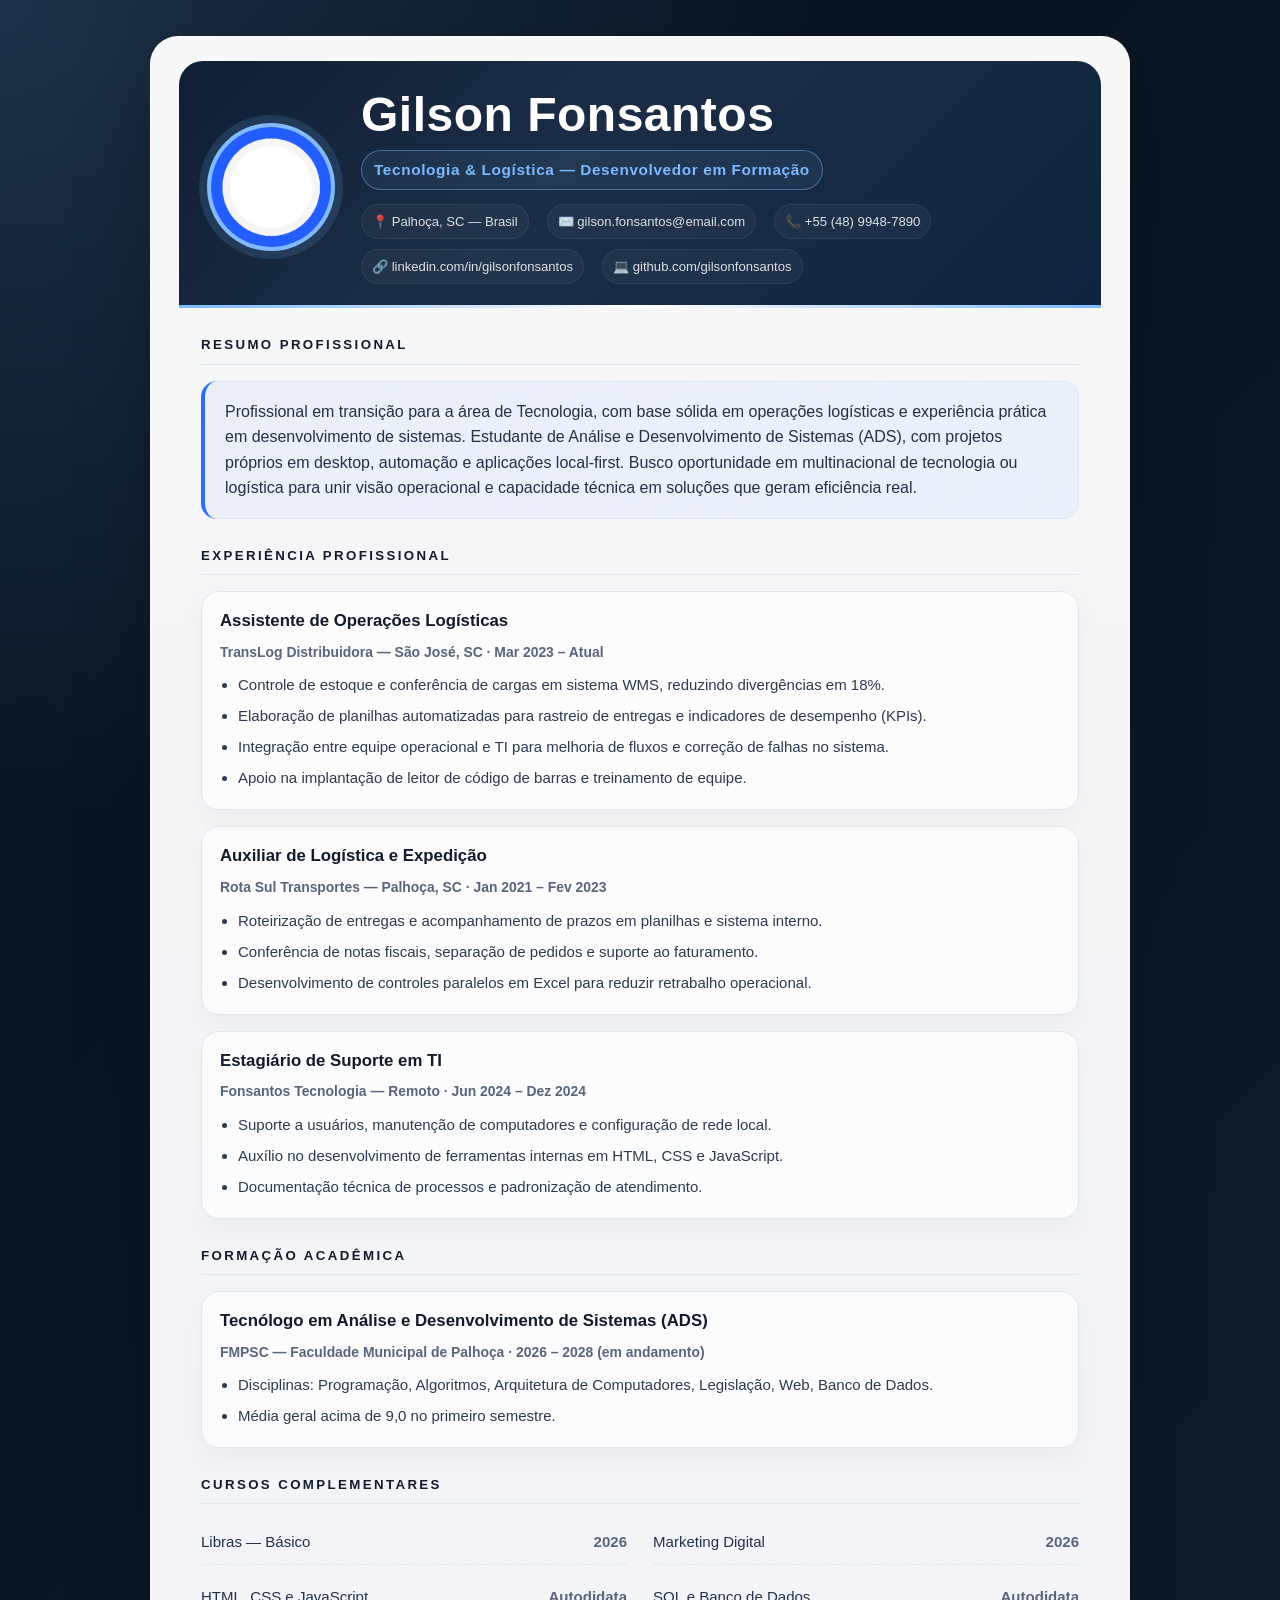
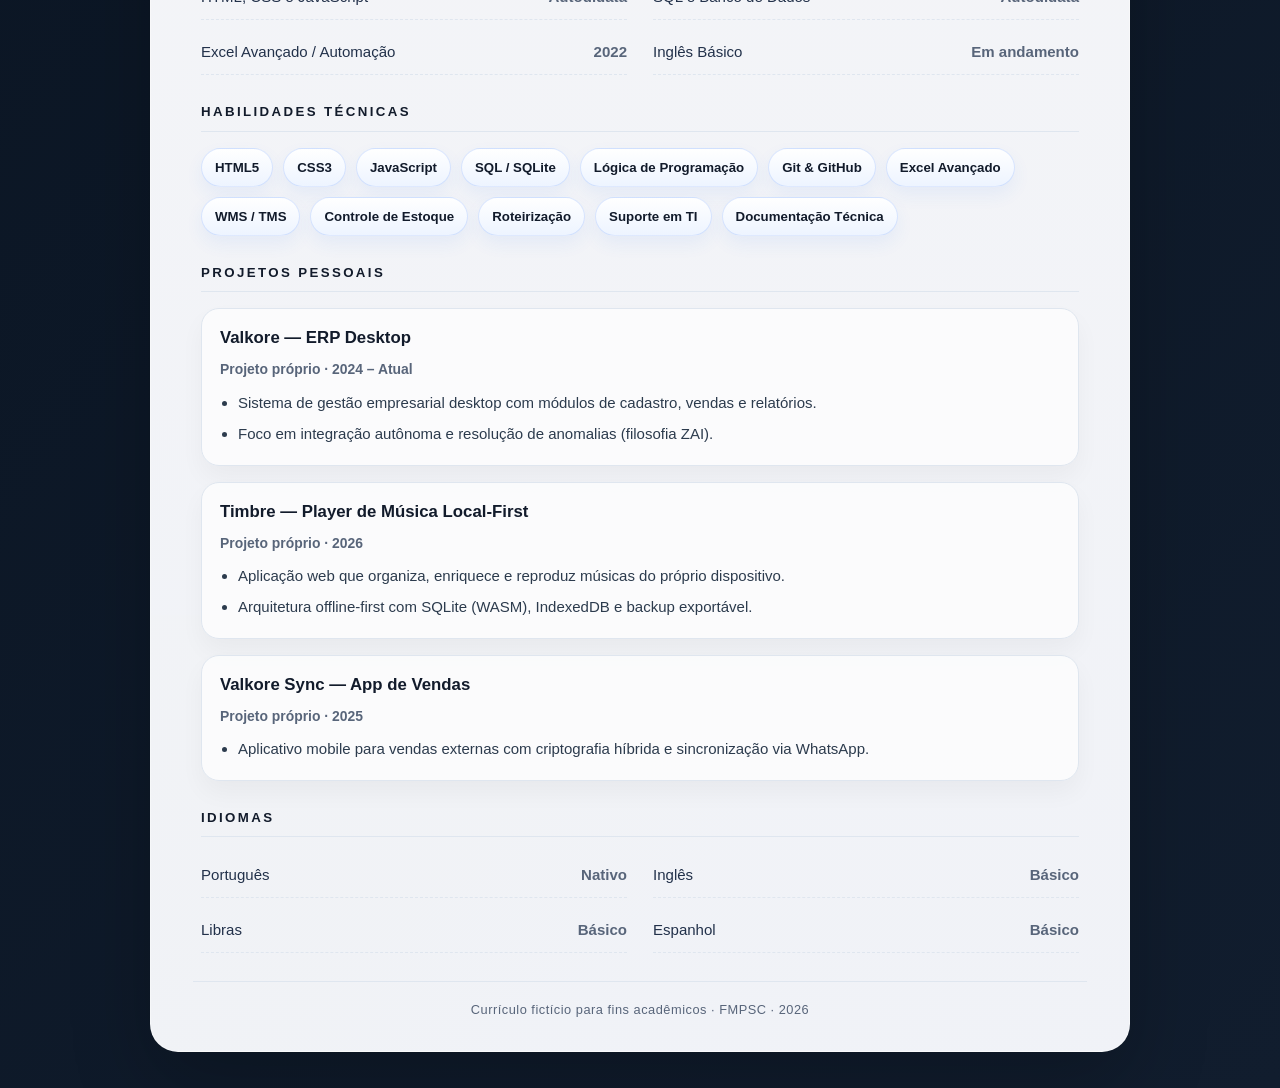
<file: index.html>
<!DOCTYPE html>
<html lang="pt-BR">
<head>
<meta charset="UTF-8">
<meta name="viewport" content="width=device-width, initial-scale=1.0">
<title>Gilson Fonsantos — Currículo</title>
<link rel="stylesheet" href="css/styles.css">
</head>
<body>
<div class="page">

  <header>
    <div class="header-flex">
      <img src="img/foto.png" alt="Foto de Gilson Fonsantos" class="avatar">
      <div class="header-text">
        <h1>Gilson Fonsantos</h1>
        <div class="role">Tecnologia &amp; Logística — Desenvolvedor em Formação</div>
        <div class="contact">
          <span>📍 Palhoça, SC — Brasil</span>
          <span>✉️ gilson.fonsantos@email.com</span>
          <span>📞 +55 (48) 9948-7890</span>
          <span>🔗 linkedin.com/in/gilsonfonsantos</span>
          <span>💻 github.com/gilsonfonsantos</span>
        </div>
      </div>
    </div>
  </header>

  <section>
    <h2>Resumo Profissional</h2>
    <div class="summary">
      Profissional em transição para a área de Tecnologia, com base sólida em
      operações logísticas e experiência prática em desenvolvimento de
      sistemas. Estudante de Análise e Desenvolvimento de Sistemas (ADS),
      com projetos próprios em desktop, automação e aplicações local-first.
      Busco oportunidade em multinacional de tecnologia ou logística para
      unir visão operacional e capacidade técnica em soluções que geram
      eficiência real.
    </div>
  </section>

  <section>
    <h2>Experiência Profissional</h2>

    <div class="item">
      <h3>Assistente de Operações Logísticas</h3>
      <div class="meta">TransLog Distribuidora — São José, SC · Mar 2023 – Atual</div>
      <ul>
        <li>Controle de estoque e conferência de cargas em sistema WMS, reduzindo divergências em 18%.</li>
        <li>Elaboração de planilhas automatizadas para rastreio de entregas e indicadores de desempenho (KPIs).</li>
        <li>Integração entre equipe operacional e TI para melhoria de fluxos e correção de falhas no sistema.</li>
        <li>Apoio na implantação de leitor de código de barras e treinamento de equipe.</li>
      </ul>
    </div>

    <div class="item">
      <h3>Auxiliar de Logística e Expedição</h3>
      <div class="meta">Rota Sul Transportes — Palhoça, SC · Jan 2021 – Fev 2023</div>
      <ul>
        <li>Roteirização de entregas e acompanhamento de prazos em planilhas e sistema interno.</li>
        <li>Conferência de notas fiscais, separação de pedidos e suporte ao faturamento.</li>
        <li>Desenvolvimento de controles paralelos em Excel para reduzir retrabalho operacional.</li>
      </ul>
    </div>

    <div class="item">
      <h3>Estagiário de Suporte em TI</h3>
      <div class="meta">Fonsantos Tecnologia — Remoto · Jun 2024 – Dez 2024</div>
      <ul>
        <li>Suporte a usuários, manutenção de computadores e configuração de rede local.</li>
        <li>Auxílio no desenvolvimento de ferramentas internas em HTML, CSS e JavaScript.</li>
        <li>Documentação técnica de processos e padronização de atendimento.</li>
      </ul>
    </div>
  </section>

  <section>
    <h2>Formação Acadêmica</h2>
    <div class="item">
      <h3>Tecnólogo em Análise e Desenvolvimento de Sistemas (ADS)</h3>
      <div class="meta">FMPSC — Faculdade Municipal de Palhoça · 2026 – 2028 (em andamento)</div>
      <ul>
        <li>Disciplinas: Programação, Algoritmos, Arquitetura de Computadores, Legislação, Web, Banco de Dados.</li>
        <li>Média geral acima de 9,0 no primeiro semestre.</li>
      </ul>
    </div>
  </section>

  <section>
    <h2>Cursos Complementares</h2>
    <div class="grid">
      <div class="skill"><span>Libras — Básico</span><span>2026</span></div>
      <div class="skill"><span>Marketing Digital</span><span>2026</span></div>
      <div class="skill"><span>HTML, CSS e JavaScript</span><span>Autodidata</span></div>
      <div class="skill"><span>SQL e Banco de Dados</span><span>Autodidata</span></div>
      <div class="skill"><span>Excel Avançado / Automação</span><span>2022</span></div>
      <div class="skill"><span>Inglês Básico</span><span>Em andamento</span></div>
    </div>
  </section>

  <section>
    <h2>Habilidades Técnicas</h2>
    <div class="tags">
      <span class="tag">HTML5</span>
      <span class="tag">CSS3</span>
      <span class="tag">JavaScript</span>
      <span class="tag">SQL / SQLite</span>
      <span class="tag">Lógica de Programação</span>
      <span class="tag">Git &amp; GitHub</span>
      <span class="tag">Excel Avançado</span>
      <span class="tag">WMS / TMS</span>
      <span class="tag">Controle de Estoque</span>
      <span class="tag">Roteirização</span>
      <span class="tag">Suporte em TI</span>
      <span class="tag">Documentação Técnica</span>
    </div>
  </section>

  <section>
    <h2>Projetos Pessoais</h2>
    <div class="item">
      <h3>Valkore — ERP Desktop</h3>
      <div class="meta">Projeto próprio · 2024 – Atual</div>
      <ul>
        <li>Sistema de gestão empresarial desktop com módulos de cadastro, vendas e relatórios.</li>
        <li>Foco em integração autônoma e resolução de anomalias (filosofia ZAI).</li>
      </ul>
    </div>
    <div class="item">
      <h3>Timbre — Player de Música Local-First</h3>
      <div class="meta">Projeto próprio · 2026</div>
      <ul>
        <li>Aplicação web que organiza, enriquece e reproduz músicas do próprio dispositivo.</li>
        <li>Arquitetura offline-first com SQLite (WASM), IndexedDB e backup exportável.</li>
      </ul>
    </div>
    <div class="item">
      <h3>Valkore Sync — App de Vendas</h3>
      <div class="meta">Projeto próprio · 2025</div>
      <ul>
        <li>Aplicativo mobile para vendas externas com criptografia híbrida e sincronização via WhatsApp.</li>
      </ul>
    </div>
  </section>

  <section>
    <h2>Idiomas</h2>
    <div class="grid">
      <div class="skill"><span>Português</span><span>Nativo</span></div>
      <div class="skill"><span>Inglês</span><span>Básico</span></div>
      <div class="skill"><span>Libras</span><span>Básico</span></div>
      <div class="skill"><span>Espanhol</span><span>Básico</span></div>
    </div>
  </section>

  <footer>
    Currículo fictício para fins acadêmicos · FMPSC · 2026
  </footer>

</div>
</body>
</html>
</file>
<file: css/styles.css>
:root {
  --bg-1: #08121f;
  --bg-2: #111d2e;
  --panel: #f5f7fb;
  --panel-strong: #ffffff;
  --ink: #121b2b;
  --muted: #58657a;
  --line: #dfe6ef;
  --acc: #2d6df6;
  --acc-2: #7cb9ff;
  --acc-soft: rgba(45, 109, 246, 0.12);
  --success: #1f7a5a;
  --shadow: rgba(9, 17, 30, 0.18);
}

* {
  box-sizing: border-box;
}

html {
  scroll-behavior: smooth;
}

body {
  margin: 0;
  padding: 36px 18px;
  font-family: "Segoe UI", Roboto, Helvetica, Arial, sans-serif;
  color: var(--ink);
  background:
    radial-gradient(circle at top left, rgba(124, 185, 255, 0.18), transparent 28%),
    linear-gradient(135deg, var(--bg-1) 0%, var(--bg-2) 100%);
  line-height: 1.6;
  font-size: 15px;
}

.page {
  max-width: 980px;
  margin: 0 auto;
  background: linear-gradient(180deg, rgba(255,255,255,0.97), rgba(245,247,251,0.98));
  border: 1px solid rgba(255,255,255,0.35);
  border-radius: 28px;
  box-shadow: 0 30px 80px rgba(0,0,0,0.22);
  padding: 38px 42px 30px;
  overflow: hidden;
}

header {
  position: relative;
  padding: 28px 28px 24px;
  margin: -14px -14px 0;
  border-radius: 24px 24px 0 0;
  background: linear-gradient(135deg, #0f1f35 0%, #1b2d45 42%, #10243f 100%);
  color: #f3f7ff;
}

header::after {
  content: "";
  position: absolute;
  inset: auto 0 0 0;
  height: 3px;
  background: linear-gradient(90deg, var(--acc-2), #ffffff, var(--acc-2));
}

.header-flex {
  display: flex;
  align-items: center;
  gap: 26px;
}

.header-text {
  flex: 1;
}

.avatar {
  width: 128px;
  height: 128px;
  border-radius: 50%;
  object-fit: cover;
  border: 4px solid rgba(124, 185, 255, 0.95);
  box-shadow: 0 0 0 8px rgba(124, 185, 255, 0.15);
  flex-shrink: 0;
  background: #dfeafc;
}

header h1 {
  margin: 0 0 8px;
  font-size: clamp(2rem, 4vw, 3rem);
  letter-spacing: 0.5px;
  line-height: 1.1;
  font-weight: 800;
  color: #ffffff;
}

header .role {
  display: inline-block;
  font-size: 0.96rem;
  letter-spacing: 0.04em;
  color: var(--acc-2);
  font-weight: 700;
  margin-bottom: 14px;
  padding: 7px 12px;
  border: 1px solid rgba(124, 185, 255, 0.45);
  border-radius: 999px;
  background: rgba(124, 185, 255, 0.08);
}

header .contact {
  display: flex;
  flex-wrap: wrap;
  gap: 10px 18px;
  font-size: 0.82rem;
  color: rgba(255,255,255,0.85);
}

header .contact span {
  display: inline-flex;
  align-items: center;
  gap: 7px;
  padding: 6px 10px;
  border-radius: 999px;
  background: rgba(255,255,255,0.04);
  border: 1px solid rgba(255,255,255,0.07);
  white-space: nowrap;
}

section {
  margin-top: 26px;
  padding: 0 8px;
}

h2 {
  margin: 0 0 16px;
  padding-bottom: 8px;
  border-bottom: 1px solid var(--line);
  font-size: 0.83rem;
  letter-spacing: 0.18em;
  text-transform: uppercase;
  color: var(--ink);
  font-weight: 800;
}

.summary {
  background: linear-gradient(135deg, rgba(45,109,246,0.06), rgba(124,185,255,0.1));
  border-left: 4px solid var(--acc);
  border-radius: 16px;
  padding: 18px 20px;
  color: #233046;
  font-size: 1rem;
  box-shadow: inset 0 0 0 1px rgba(45,109,246,0.06);
}

.item {
  position: relative;
  padding: 16px 18px 12px 18px;
  margin-bottom: 16px;
  border: 1px solid var(--line);
  border-radius: 18px;
  background: rgba(255,255,255,0.7);
  box-shadow: 0 12px 24px rgba(10, 20, 35, 0.04);
}

.item:last-child {
  margin-bottom: 0;
}

h3 {
  margin: 0 0 6px;
  font-size: 1.05rem;
  font-weight: 800;
  color: var(--ink);
}

.meta {
  margin-bottom: 10px;
  font-size: 0.87rem;
  color: var(--muted);
  font-weight: 600;
}

ul {
  margin: 6px 0 0 0;
  padding-left: 18px;
}

li {
  margin-bottom: 7px;
  color: #2c3b4d;
}

.grid {
  display: grid;
  grid-template-columns: repeat(2, minmax(0, 1fr));
  gap: 10px 26px;
}

.skill {
  display: flex;
  justify-content: space-between;
  align-items: center;
  padding: 10px 0;
  border-bottom: 1px dashed var(--line);
  font-size: 0.94rem;
  color: #22314a;
}

.skill span:last-child {
  color: var(--muted);
  font-weight: 700;
}

.tags {
  display: flex;
  flex-wrap: wrap;
  gap: 10px;
}

.tag {
  display: inline-flex;
  align-items: center;
  justify-content: center;
  padding: 8px 13px;
  border-radius: 999px;
  background: linear-gradient(180deg, #ffffff, #edf4ff);
  border: 1px solid rgba(45, 109, 246, 0.15);
  color: var(--ink);
  font-size: 0.83rem;
  font-weight: 700;
  box-shadow: 0 8px 18px rgba(45, 109, 246, 0.07);
}

footer {
  margin-top: 28px;
  padding-top: 18px;
  border-top: 1px solid var(--line);
  text-align: center;
  font-size: 0.8rem;
  color: var(--muted);
  letter-spacing: 0.04em;
}

@media (max-width: 720px) {
  body {
    padding: 18px 12px;
  }

  .page {
    padding: 18px 18px 22px;
    border-radius: 20px;
  }

  header {
    margin: -8px -8px 0;
    padding: 22px 18px 18px;
  }

  .header-flex {
    flex-direction: column;
    text-align: center;
    gap: 16px;
  }

  .avatar {
    width: 110px;
    height: 110px;
  }

  .header .contact {
    justify-content: center;
  }

  .grid {
    grid-template-columns: 1fr;
  }

  section {
    padding: 0;
  }
}

@media print {
  body {
    background: #fff;
    padding: 0;
  }

  .page {
    border-radius: 0;
    box-shadow: none;
    max-width: 100%;
    padding: 0 10mm;
  }

  header {
    border-radius: 0;
    margin: 0;
  }
}
</file>
